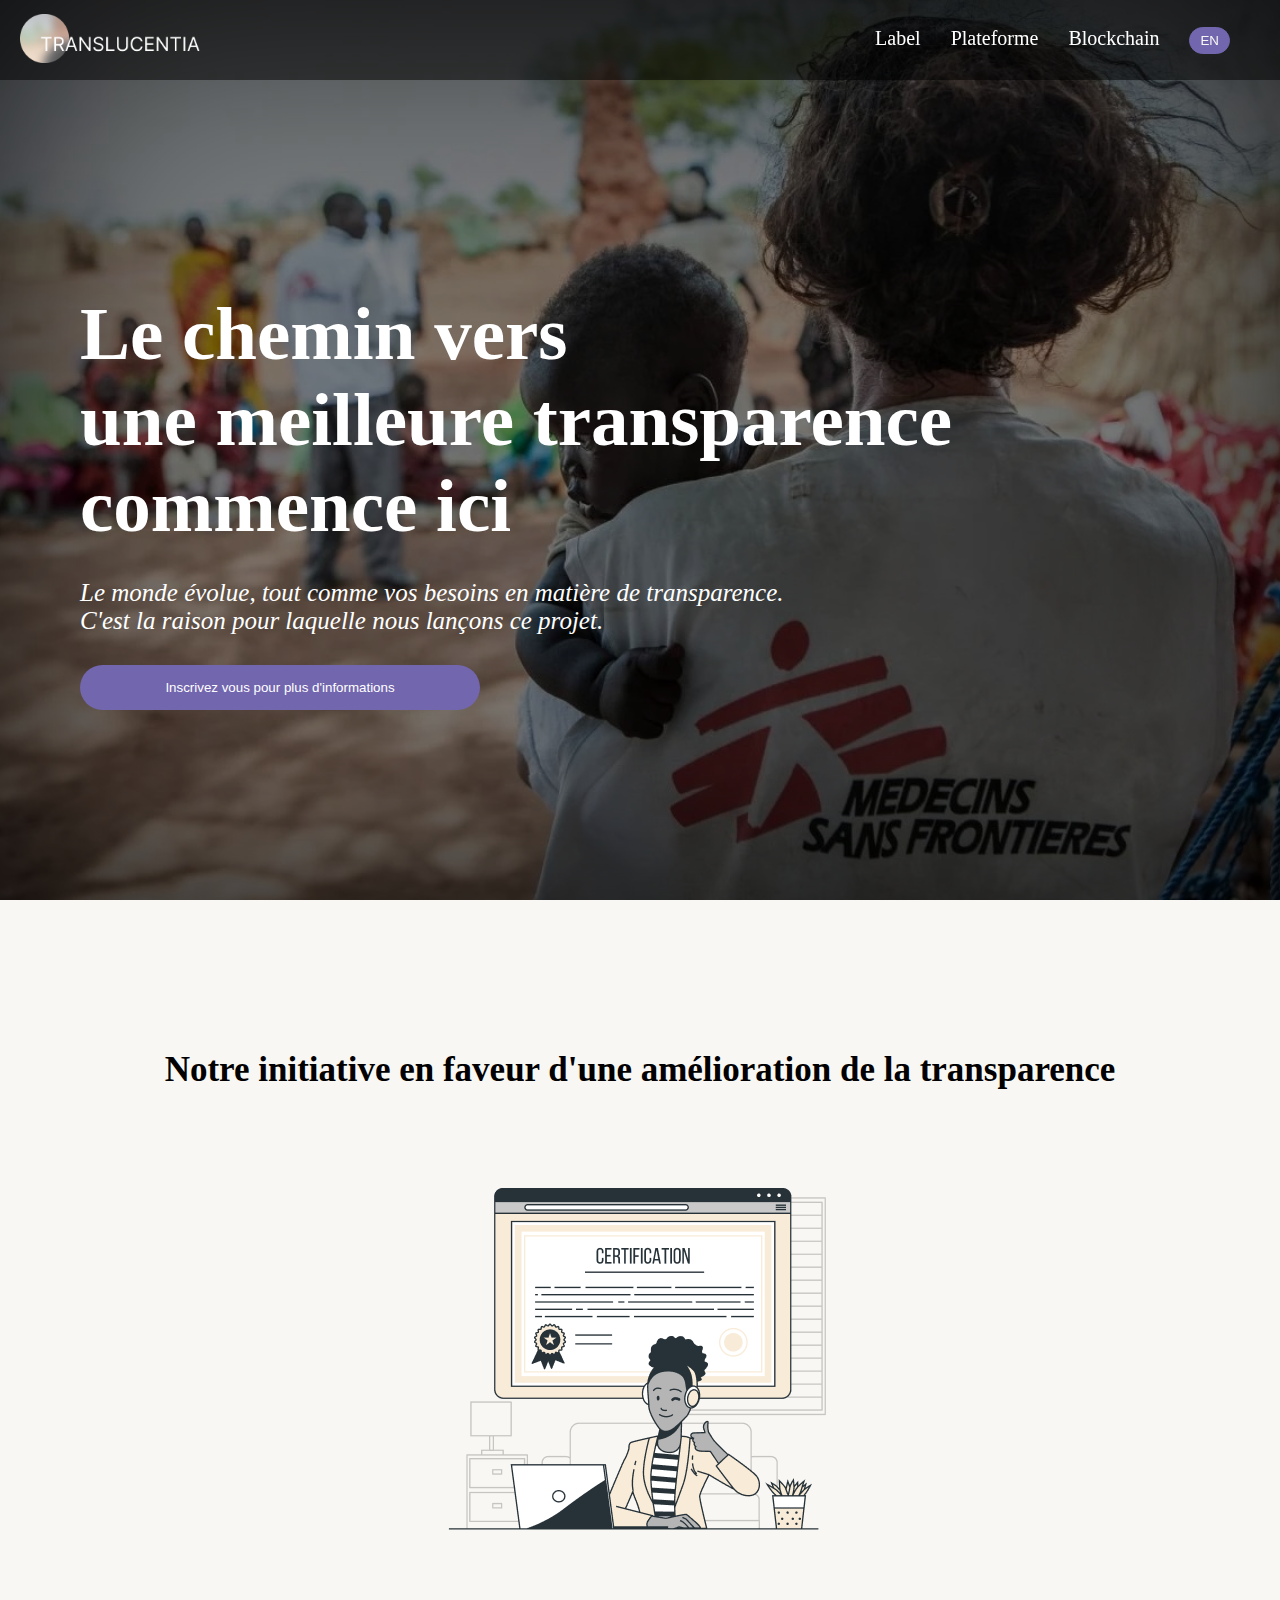
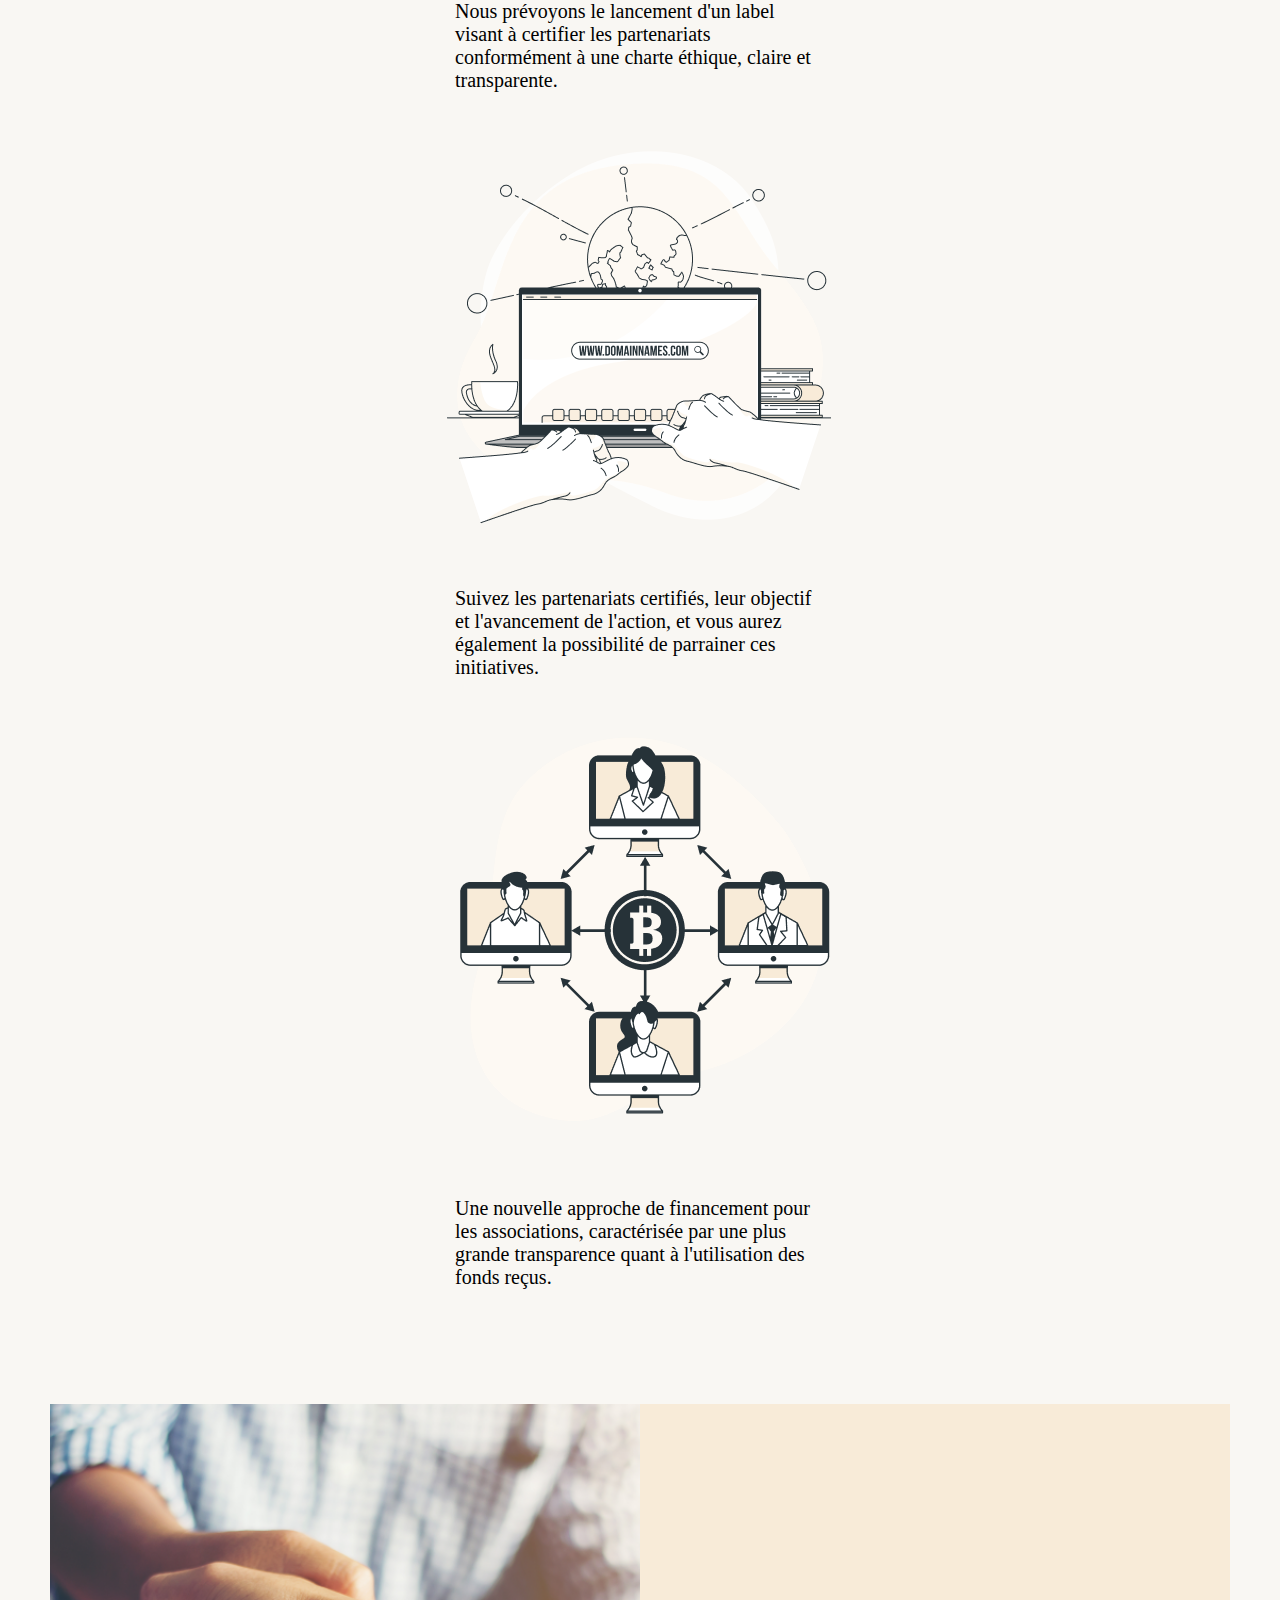
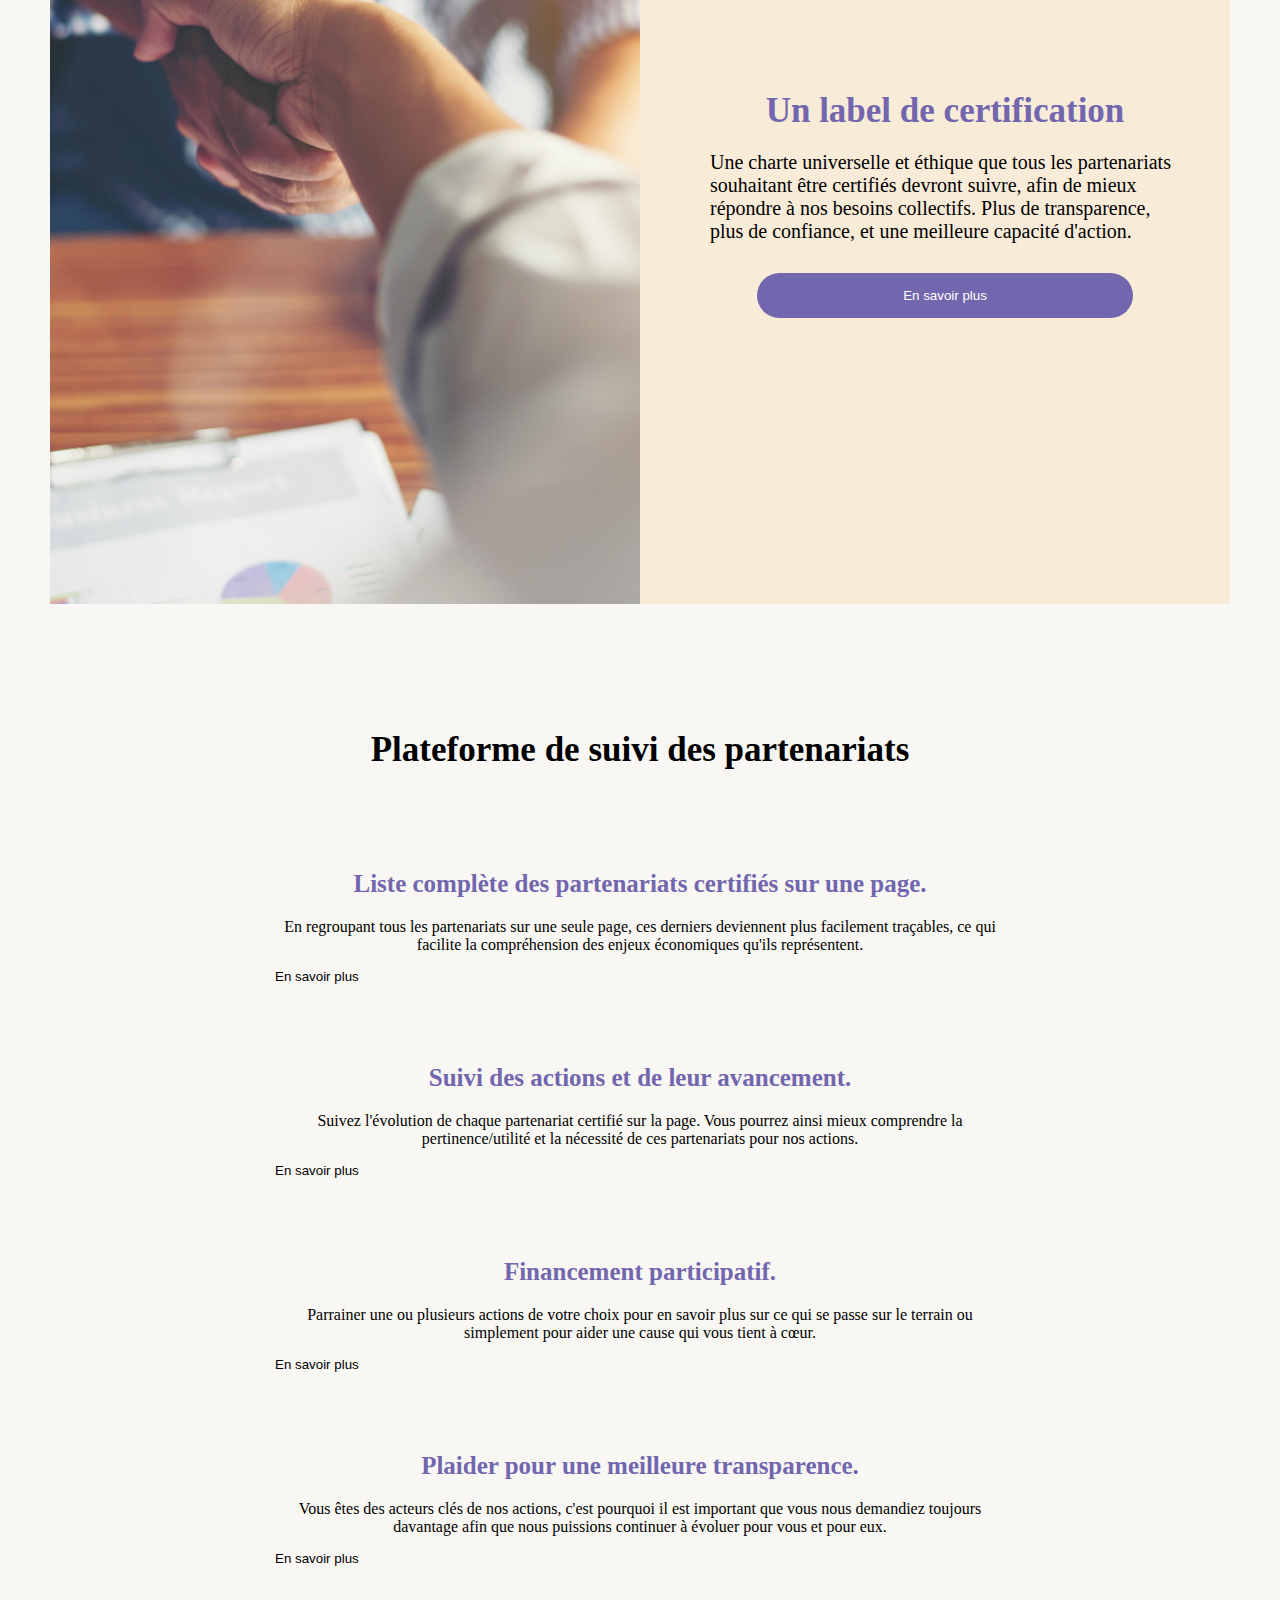
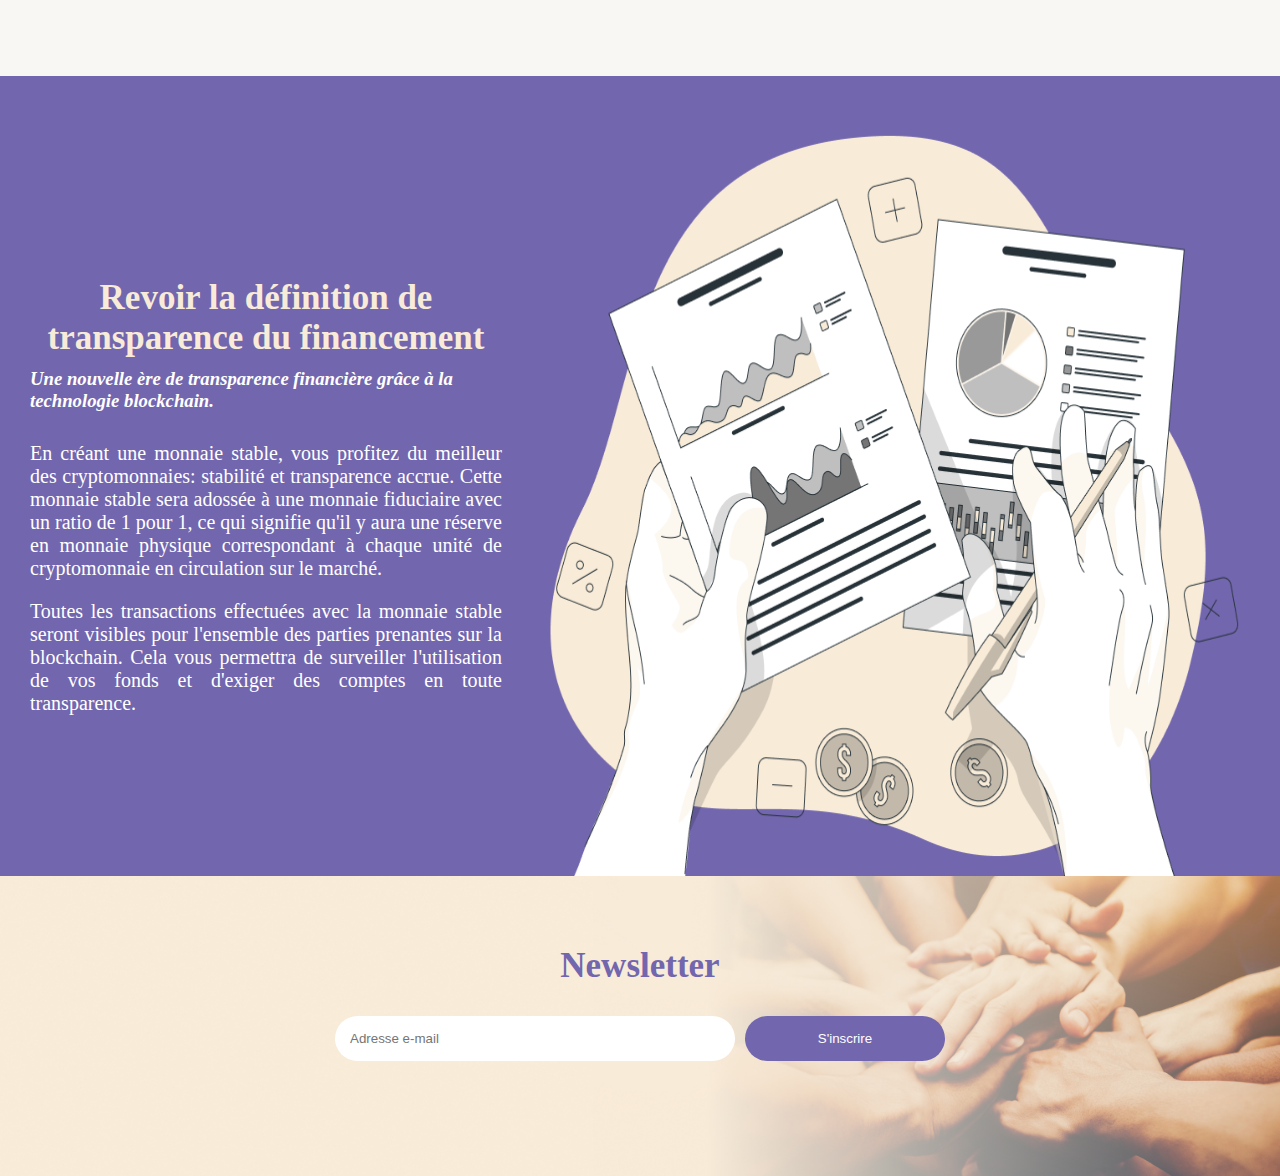
<file: index.html>
<!DOCTYPE html>
<html lang="fr">

<head>
  <meta charset="UTF-8">
  <meta name="viewport" content="width=device-width, initial-scale=1.0">
  <link rel="stylesheet" href="./index.css">
  <link rel="stylesheet" href="https://cdnjs.cloudflare.com/ajax/libs/font-awesome/6.4.2/css/all.min.css"
    integrity="sha512-z3gLpd7yknf1YoNbCzqRKc4qyor8gaKU1qmn+CShxbuBusANI9QpRohGBreCFkKxLhei6S9CQXFEbbKuqLg0DA=="
    crossorigin="anonymous" referrerpolicy="no-referrer" />
  <title>Translucentia - Un label pour une meilleure transparence.</title>
</head>

<body>
  <div id="fr-content">
    <header>
      <nav class="navbar" id="main-header">
        <a class="logo" href="#"><img src="./images/logo.png" alt="logo de Translucentia"></a>
        <div class="navbar-container">
          <ul class="navbar-ul">
            <li><button id="changeLanguageButton" style="z-index: 100;">EN</button></li>
            <li>
              <a class="nav-link" href="#blockchain">Blockchain</a>
            </li>
            <li>
              <a class="nav-link" href="#responsability">Plateforme</a>
            </li>
            <li>
              <a class="nav-link" href="#label">Label</a>
            </li>
          </ul>
        </div>
      </nav>
      </nav>
      <div id="head">
        <h1>Le chemin vers <br> une meilleure transparence <br> commence ici</h1>
        <p>Le monde évolue, tout comme vos besoins en matière de transparence. <br>C'est la raison pour laquelle nous
          lançons ce projet.</p>
        <button><a href="#footer">Inscrivez vous pour plus d'informations</a></button>
      </div>
    </header>
    <main>
      <section>
        <div id="section2">
          <h2>Notre initiative en faveur d'une amélioration de la transparence
          </h2>
          <div class="projects">
            <div>
              <img src="./images/certificat.png" alt="illustration de certification">
              <p>Nous prévoyons le lancement d'un label visant à certifier les partenariats conformément à une charte
                éthique, claire et transparente.</p>
            </div>
            <div>
              <img src="./images/suivi.png" alt="illustration de suivi des actions">
              <p>Suivez les partenariats certifiés, leur objectif et l'avancement de l'action, et vous aurez également
                la possibilité de parrainer ces initiatives.</p>
            </div>
            <div>
              <img src="./images/financement.png" alt="illustration du système de financement">
              <p><br>Une nouvelle approche de financement pour les associations, caractérisée par une plus grande
                transparence quant à l'utilisation des fonds reçus.</p>
            </div>
          </div>
        </div>
      </section>
      <section id="label">
        <div id="section1">
          <img src="./images/label.png" alt="Infirmière de médecins sans frontière soignant un bébé">
          <div class="section1-text">
            <h2>Un label de certification</h2>
            <p>Une charte universelle et éthique que tous les partenariats souhaitant être certifiés devront suivre,
              afin de mieux répondre à nos besoins collectifs. Plus de transparence, plus de confiance, et une meilleure
              capacité d'action.
            </p>
            <button><a href="#footer">En savoir plus </a></button>
          </div>
        </div>
      </section>
      <br id="responsability">

      </br>
      <section id="section3">
        <div>
          <div>
            <h2>Plateforme de suivi des partenariats</h2>
          </div>
          <div class="suivi">
            <div>
              <h3>Liste complète des partenariats certifiés sur une page.</h3>
              <p>En regroupant tous les partenariats sur une seule page, ces derniers deviennent plus facilement
                traçables, ce qui facilite la compréhension des enjeux économiques qu'ils représentent.
              </p>
              <button><a href="#footer">En savoir plus <i class="fa-solid fa-chevron-right"></i></a></button>
            </div>
            <div>
              <h3>Suivi des actions et de leur avancement.</h3>
              <p>Suivez l'évolution de chaque partenariat certifié sur la page. Vous pourrez ainsi mieux comprendre la
                pertinence/utilité et la nécessité de ces partenariats pour nos actions.
              </p>
              <button><a href="#footer">En savoir plus <i class="fa-solid fa-chevron-right"></i></a></button>
            </div>
            <div>
              <h3>Financement participatif.</h3>
              <p>Parrainer une ou plusieurs actions de votre choix pour en savoir plus sur ce qui se passe sur le
                terrain ou simplement pour aider une cause qui vous tient à cœur.</p>
              <button><a href="#footer">En savoir plus <i class="fa-solid fa-chevron-right"></i></a></button>
            </div>
            <div>
              <h3>Plaider pour une meilleure transparence.</h3>
              <p>Vous êtes des acteurs clés de nos actions, c'est pourquoi il est important que vous nous demandiez
                toujours davantage afin que nous puissions continuer à évoluer pour vous et pour eux.</p>
              <button> <a href="#footer">En savoir plus <i class="fa-solid fa-chevron-right"></i></a></button>
            </div>
          </div>
      </section>
      <section id="blockchain">
        <div id="section4">
          <div class="section4-texte">
            <h2>Revoir la définition de transparence du financement</h2>
            <h3>Une nouvelle ère de transparence financière grâce à la technologie blockchain.</h3>
            <p>En créant une monnaie stable, vous profitez du meilleur des cryptomonnaies: stabilité et transparence
              accrue. Cette monnaie stable sera adossée à une monnaie fiduciaire avec un ratio de 1 pour 1, ce qui
              signifie qu'il y aura une réserve en monnaie physique correspondant à chaque unité de cryptomonnaie en
              circulation sur le marché.</p>
            <p>Toutes les transactions effectuées avec la monnaie stable seront visibles pour l'ensemble des parties
              prenantes sur la blockchain. Cela vous permettra de surveiller l'utilisation de vos fonds et d'exiger des
              comptes en toute transparence.</p>
          </div>

          <img class="blockchain" src="./images/blockchain.png" alt="illustration">

        </div>
      </section>
    </main>


    <footer id="footer">
      <div class="custom-container">
        <div class="left-part">
          <h3>Newsletter</h3>
          <div id="message" class="mt-3"></div>
          <form id="subscription-form" class="form-inline">
            <div class="form-group">
              <input type="email" id="email" placeholder="Adresse e-mail">
            </div>
            <button type="submit">S'inscrire <i class="fa-solid fa-chevron-right"></i></button>
          </form>
        </div>
      </div>
    </footer>
  </div>
  <div id="en-content" style="display:none;">
    <header>
      <nav class="navbar" id="main-header">
        <a class="logo" href="#">LOGO</a>
        <div class="navbar-container">
          <ul class="navbar-ul">
            <li>
              <a class="nav-link" href="#section4">Blockchain</a>
            </li>
            <li>
              <a class="nav-link" href="#section3">Responsability</a>
            </li>
            <li>
              <a class="nav-link" href="#section1">Label</a>
            </li>
          </ul>
        </div>
      </nav>
      </nav>


      <div id="head">

        <h1>Le chemin pour <br> une meilleure transparence <br> commence ici</h1>
        <p>Le monde évolue et vos besoins en transparance aussi, <br> c'est pourquoi on lance projet.</p>
        <button><a href="#footer">Inscrivez vous pour plus d'informations</a></button>
      </div>
    </header>
    <main>
      <section>
        <div id="section2">
          <h2>Our project for a better transparency</h2>
          <div class="projects">
            <div>
              <img src="./images/certificat.png" alt="illustration de certification">
              <p>Certifier les partenariats</p>
            </div>
            <div>
              <img src="./images/suivi.png" alt="illustration de suivi des actions">
              <p>Suivre et savoir<br>ce qui se passe sur le terrain</p>
            </div>
            <div>
              <img src="./images/financement.png" alt="illustration du système de financement">
              <p>Transparence du financement</p>
            </div>
          </div>
        </div>
      </section>
      <section>
        <div id="section1">
          <img src="./images/label.png" alt="Infirmière de médecins sans frontière soignant un bébé">
          <div class="section1-text">
            <h2>Un label pour mieux certifier</h2>
            <p>Une charte universelle pour tous les partenariats créé une meilleure compréhension pour tous. Plus de
              transparance, plus de confiance. Une meilleure capacité d'actions.</p>
            <button><a href="#footer">Learn more </a></button>
          </div>
        </div>
      </section>

      <section id="section3">
        <div>
          <div>
            <h2>Plateforme de suivi des partenariats</h2>
          </div>
          <div class="suivi">
            <div>
              <h3>Tous les partenariats certifiés sur une page</h3>
              <p>En regroupant tous les partenariats sur une page, ces derniers deviennent plus faciles à suivre, et on
                permet une plus simple compréhension des enjeux
                économiques qu'ils représentent.
              </p>
              <button><a href="#footer">Learn more <i class="fa-solid fa-chevron-right"></i></a></button>
            </div>
            <div>
              <h3>Suivi des actions et de la progression</h3>
              <p>Vous pourrez suivre l'avancé des actions de chaque partenariat certifé sur la page.
                Pour que vous puissiez mieux comprendre l'utilité et le besoin de ces partenariats pour nos actions.
              </p>
              <button><a href="#footer">Learn more <i class="fa-solid fa-chevron-right"></i></a></button>
            </div>
            <div>
              <h3>Financement participatif</h3>
              <p>Parrainer une ou plusieurs actions de votre choix pour en savoir plus sur ce qui ce passe sur le
                terrain
                ou
                pour simplement aider une cause qui vous tiens a cœur</p>
              <button><a href="#footer">Learn more <i class="fa-solid fa-chevron-right"></i></a></button>
            </div>
            <div>
              <h3>Demander plus de transparence</h3>
              <p>Vous etes des acteurs importants dans nos actions c'est pourquoi, il est important que vous nous
                demandiez
                plus pour qu'on continue a evoluer pour vous et eux.</p>
              <button> <a href="#footer">Learn more <i class="fa-solid fa-chevron-right"></i></a></button>
            </div>
          </div>
      </section>
      <section>
        <div id="section4">
          <div class="section4-texte">
            <h2>Redéfinir le financement</h2>
            <h3>Une nouvelle transparance grace à la blockchain</h3>
            <p>En créant une monnaie stable, on prend le meilleur des cryptomonnaies. Pas de volatitlié et une
              transparance accrue.</p>
            <p>Tous les transactions fait par la monnaie stable seront visible pour tous sur la blockchain. Ainsi vous
              savoir comment on utilise votre argent et vous pourrez demander des comptes</p>
          </div>

          <img class="blockchain" src="./images/blockchain.png" alt="illustration">

        </div>
      </section>
    </main>


    <footer id="footer">
      <div class="custom-container">
        <div class="left-part">
          <h3>Newsletter</h3>
          <div id="message" class="mt-3"></div>
          <form id="subscription-form" class="form-inline">
            <div class="form-group">
              <input type="email" id="email" placeholder="Adresse e-mail">
            </div>
            <button type="submit">Suscribe <i class="fa-solid fa-chevron-right"></i></button>
          </form>
        </div>
      </div>
    </footer>
  </div>
  <script>
    // Écoutez l'événement de défilement sur la fenêtre
    window.addEventListener('scroll', function () {
      // Obtenir le header
      const header = document.getElementById('main-header');

      // Obtenir les positions des sections
      const section1Pos = document.getElementById('section1').offsetTop;
      const section3Pos = document.getElementById('section3').offsetTop;

      // Obtenir la position de défilement actuelle
      const scrollPos = window.scrollY || document.documentElement.scrollTop;

      // Changer la couleur de fond du header en fonction de la position de défilement
      if (scrollPos > 868) {
        header.classList.add('new-background');
        header.style.backgroundColor = "#7266AE";
      } else {
        header.classList.remove('new-background');
        header.style.backgroundColor = "rgba(0, 0, 0, 0.511)";
      }
    });

    document.addEventListener("DOMContentLoaded", function () {
      const form = document.getElementById("subscription-form");
      const messageContainer = document.getElementById("message");

      form.addEventListener("submit", function (event) {
        event.preventDefault(); // Empêche le formulaire de se soumettre normalement

        form.reset();

        // Affichage du message
        messageContainer.textContent = "Vous êtes inscrit avec succès !";
        setTimeout(function () {
          messageContainer.textContent = "";
        }, 5000); // Supprime le message après 5 secondes
      });
    });

    const changeLanguageButton = document.getElementById('changeLanguageButton');
    // Gestionnaire d'événement pour le bouton de changement de langue
    changeLanguageButton.addEventListener('click', function () {
      const currentLanguage = document.documentElement.lang; // Obtenir la langue actuelle

      // Déterminer quelle page charger en fonction de la langue actuelle
      const newPage = currentLanguage === 'fr' ? 'en.html' : 'index.html';

      // Rediriger vers la nouvelle page
      window.location.href = newPage;
    });
  </script>
</body>

</html>
</file>
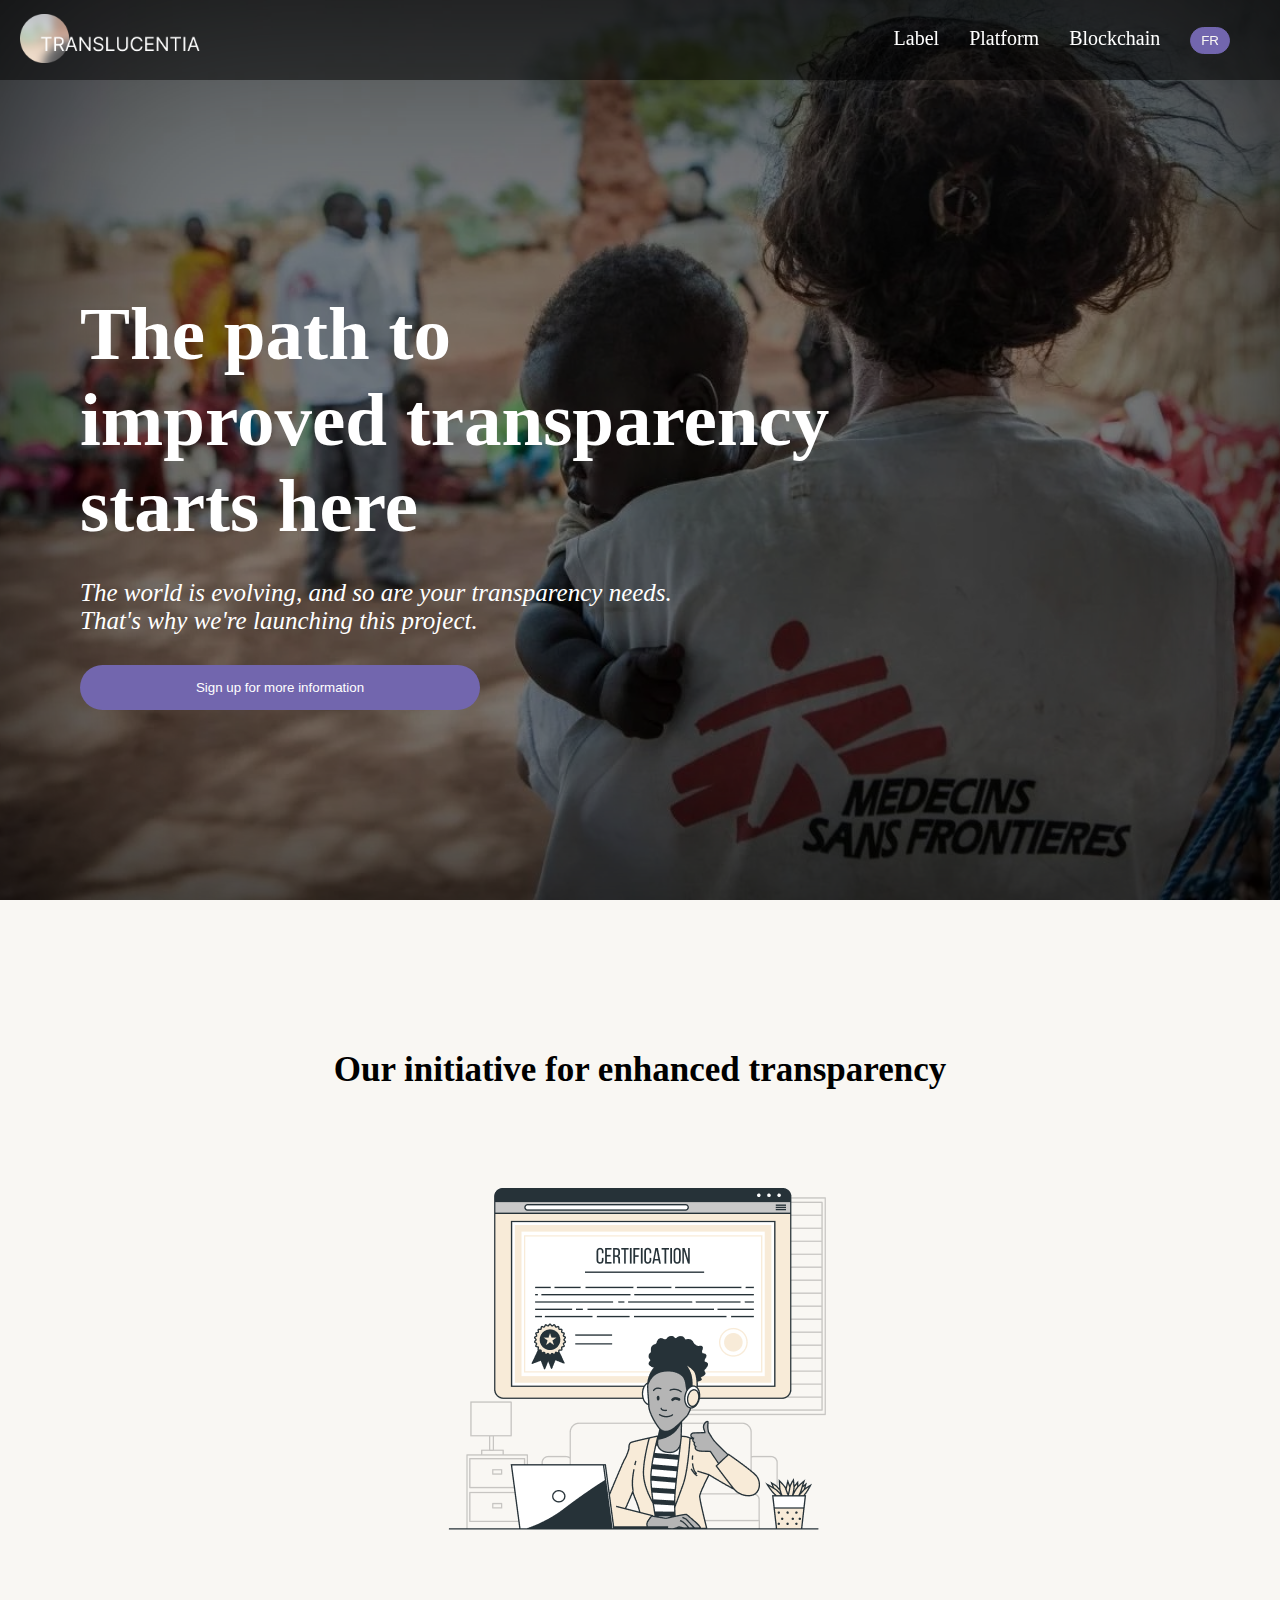
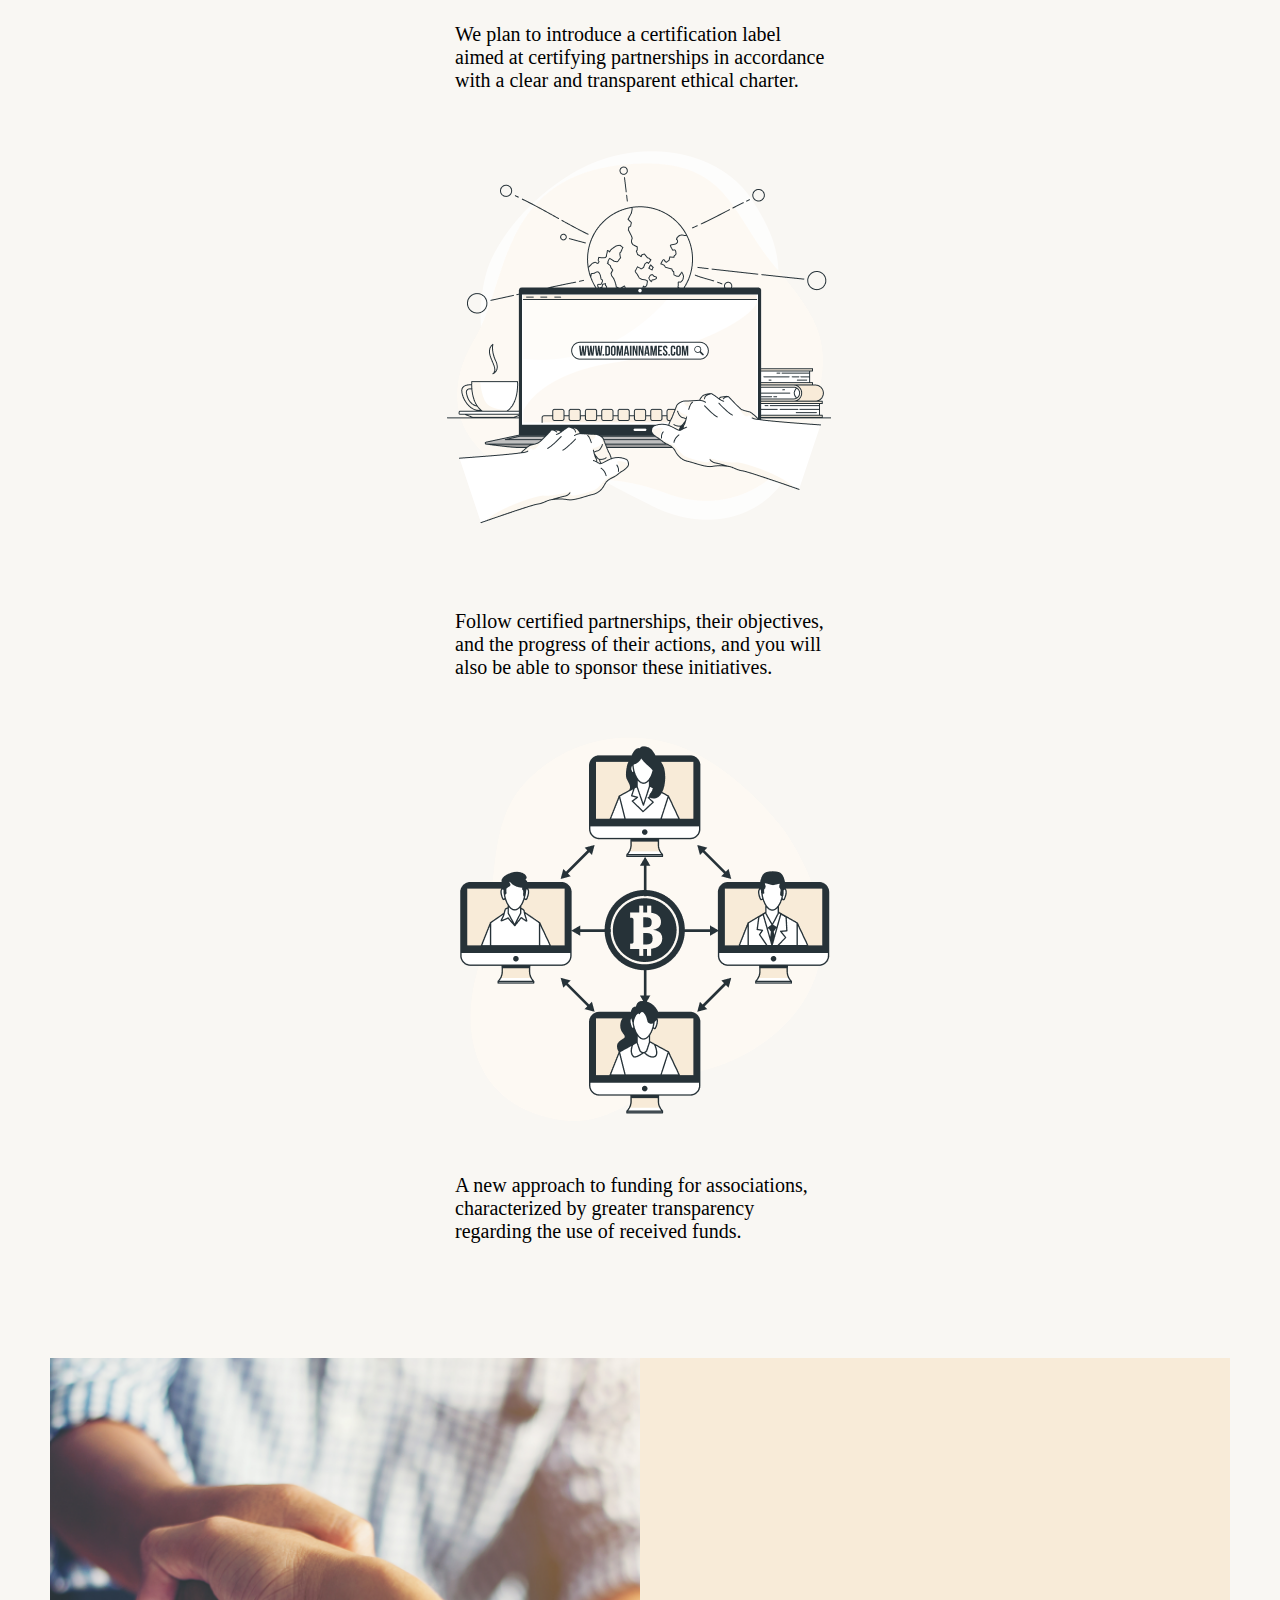
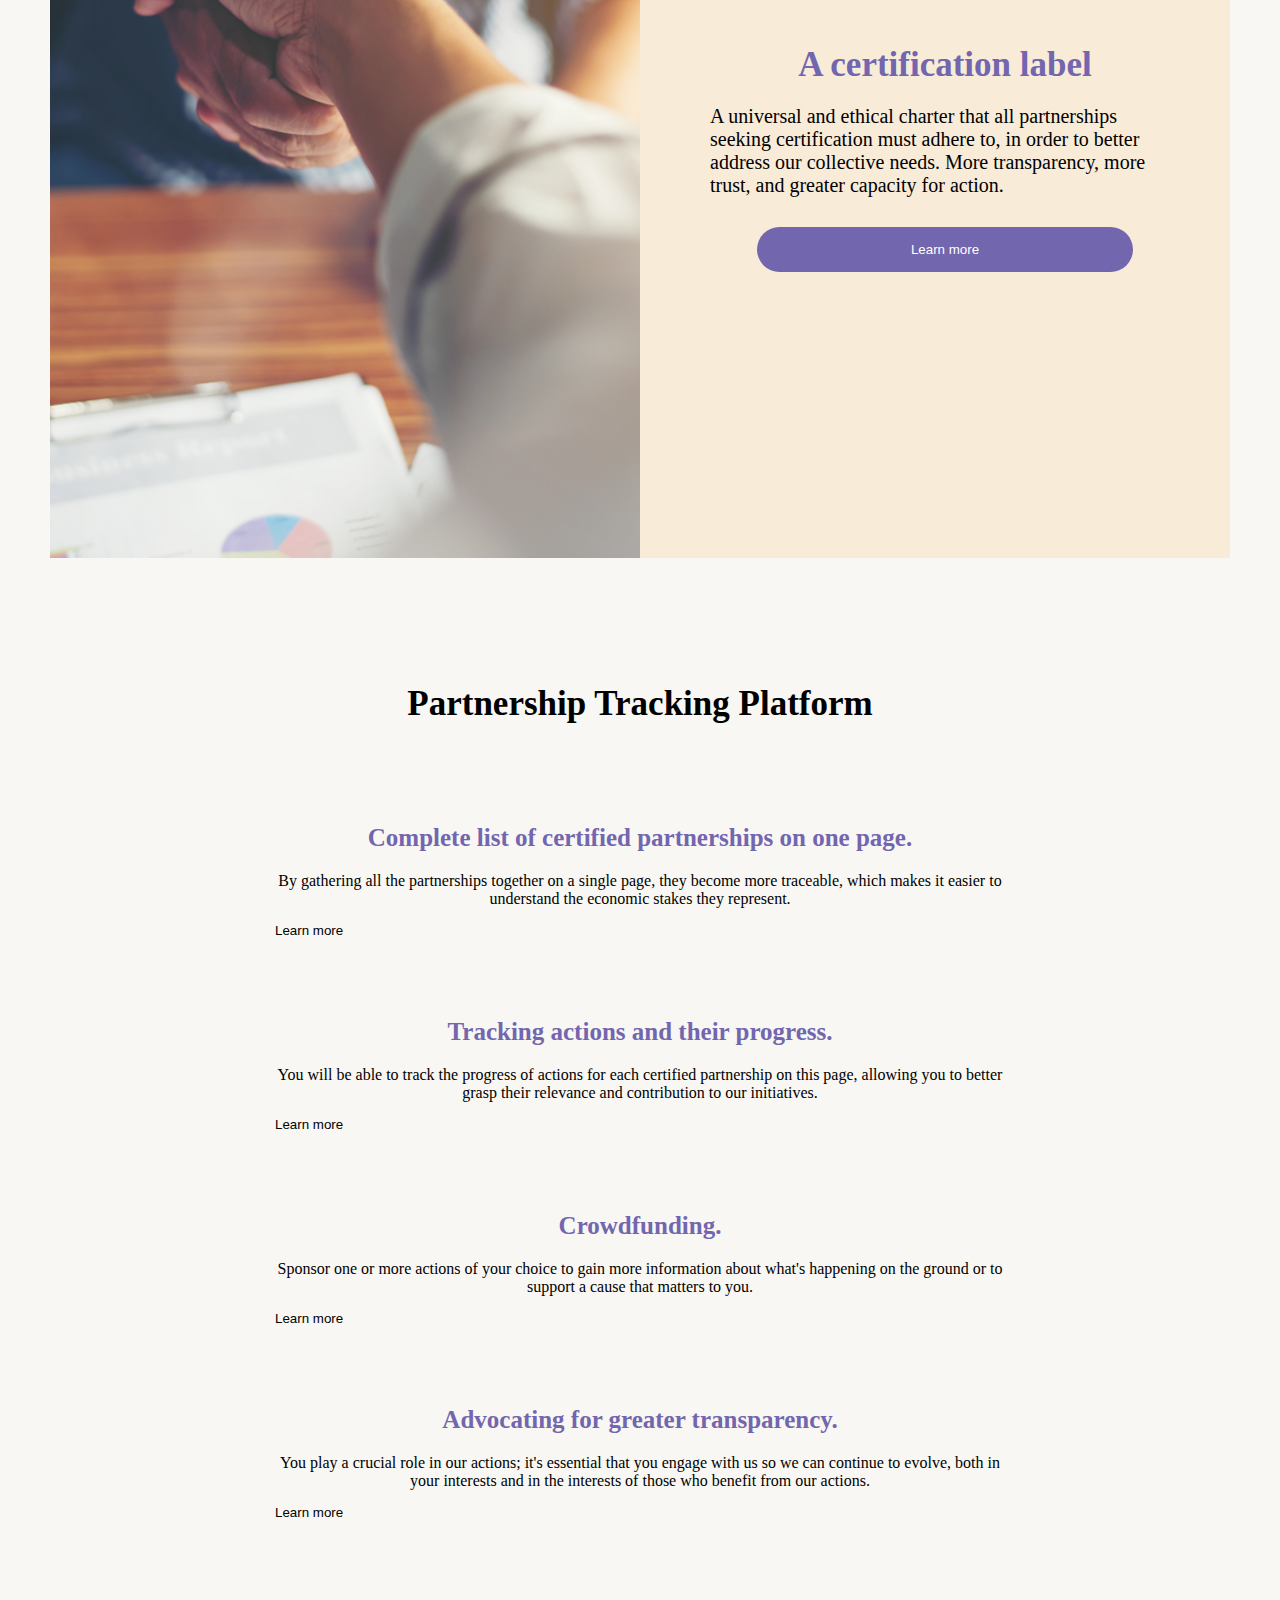
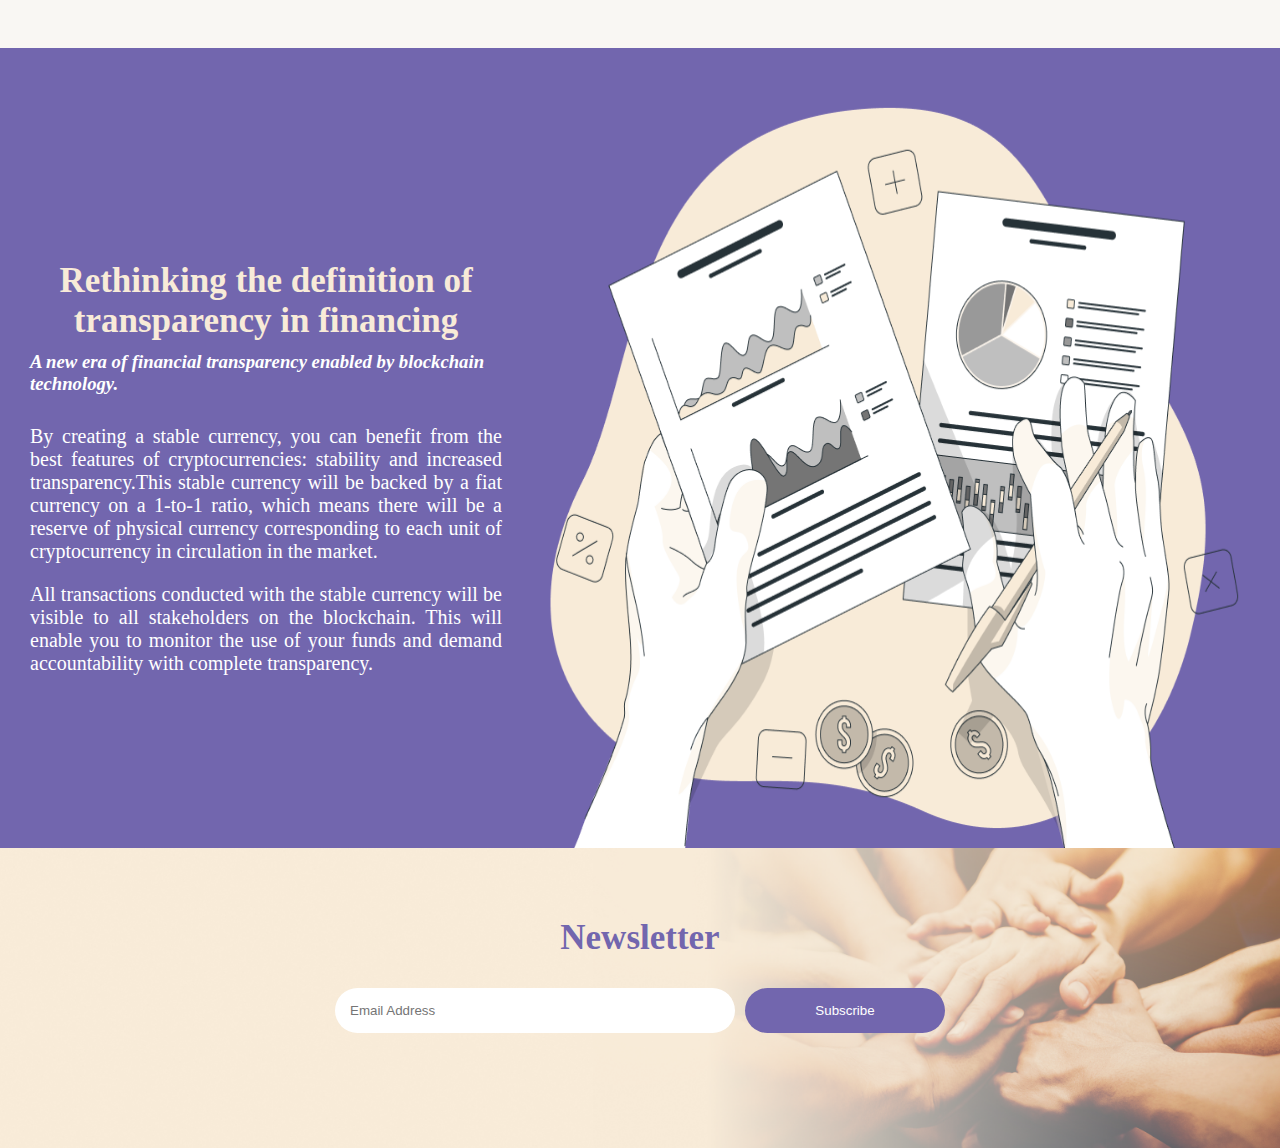
<file: en.html>
<!DOCTYPE html>
<html lang="en">

<head>
  <meta charset="UTF-8">
  <meta name="viewport" content="width=device-width, initial-scale=1.0">
  <link rel="stylesheet" href="./index.css">
  <link rel="stylesheet" href="https://cdnjs.cloudflare.com/ajax/libs/font-awesome/6.4.2/css/all.min.css"
    integrity="sha512-z3gLpd7yknf1YoNbCzqRKc4qyor8gaKU1qmn+CShxbuBusANI9QpRohGBreCFkKxLhei6S9CQXFEbbKuqLg0DA=="
    crossorigin="anonymous" referrerpolicy="no-referrer" />
  <title>Translucentia - A Label for Better Transparency</title>
</head>

<body>

  <div id="en-content">
    <header>
      <nav class="navbar" id="main-header">
        <a class="logo" href="#"><img src="./images/logo.png" alt="logo de Translucentia"></a>
        <div class="navbar-container">
          <ul class="navbar-ul">
            <li><button id="changeLanguageButton" style="z-index: 100;">FR</button></li>
            <li>
              <a class="nav-link" href="#blockchain">Blockchain</a>
            </li>
            <li>
              <a class="nav-link" href="#responsability">Platform</a>
            </li>
            <li>
              <a class="nav-link" href="#label">Label</a>
            </li>
          </ul>
        </div>
      </nav>
      </nav>


      <div id="head">

        <h1>The path to <br>improved transparency <br> starts here</h1>
        <p>The world is evolving, and so are your transparency needs. <br>That's why we're launching this project.</p>
        <button><a href="#footer">Sign up for more information</a></button>
      </div>
    </header>
    <main>
      <section>
        <div id="section2">
          <h2>Our initiative for enhanced transparency
          </h2>
          <div class="projects">
            <div>
              <img src="./images/certificat.png" alt="certification illustration">
              <p><br>We plan to introduce a certification label aimed at certifying partnerships in accordance with a
                clear
                and transparent ethical charter.
              </p>
            </div>
            <div>
              <img src="./images/suivi.png" alt="action tracking illustration">
              <p><br>Follow certified partnerships, their objectives, and the progress of their actions, and you will
                also
                be able to sponsor these initiatives.</p>
            </div>
            <div>
              <img src="./images/financement.png" alt="financing system illustration">
              <p>A new approach to funding for associations, characterized by greater transparency regarding the use of
                received funds.</p>
            </div>
          </div>
        </div>
      </section>
      <section id="label">
        <div id="section1">
          <img src="./images/label.png" alt="Médecins Sans Frontières nurse caring for a baby">
          <div class="section1-text">
            <h2>A certification label</h2>
            <p>A universal and ethical charter that all partnerships seeking certification must adhere to, in order to
              better address our collective needs. More transparency, more trust, and greater capacity for action.</p>
            <button><a href="#footer">Learn more</a></button>
          </div>
        </div>
      </section>
      <br id="responsability">

      </br>
      <section id="section3">
        <div>
          <div>
            <h2>Partnership Tracking Platform</h2>
          </div>
          <div class="suivi">
            <div>
              <h3>Complete list of certified partnerships on one page.</h3>
              <p>By gathering all the partnerships together on a single page, they become more traceable, which makes it
                easier to understand the economic stakes they represent.</p>
              <button><a href="#footer">Learn more <i class="fa-solid fa-chevron-right"></i></a></button>
            </div>
            <div>
              <h3>Tracking actions and their progress.</h3>
              <p>You will be able to track the progress of actions for each certified partnership on this page, allowing
                you to better grasp their relevance and contribution to our initiatives.</p>
              <button><a href="#footer">Learn more <i class="fa-solid fa-chevron-right"></i></a></button>
            </div>
            <div>
              <h3>Crowdfunding.</h3>
              <p>Sponsor one or more actions of your choice to gain more information about what's happening on the
                ground or to support a cause that matters to you.</p>
              <button><a href="#footer">Learn more <i class="fa-solid fa-chevron-right"></i></a></button>
            </div>
            <div>
              <h3>Advocating for greater transparency.</h3>
              <p>You play a crucial role in our actions; it's essential that you engage with us so we can continue to
                evolve, both in your interests and in the interests of those who benefit from our actions.</p>
              <button> <a href="#footer">Learn more <i class="fa-solid fa-chevron-right"></i></a></button>
            </div>
          </div>
          <br>
      </section>
      <section id="blockchain">
        <div id="section4">
          <div class="section4-texte">
            <h2>Rethinking the definition of transparency in financing</h2>
            <h3>A new era of financial transparency enabled by blockchain technology.
            </h3>
            <p>By creating a stable currency, you can benefit from the best features of cryptocurrencies: stability and
              increased transparency.This stable currency will be backed by a fiat currency on a 1-to-1 ratio, which
              means there will be a reserve of physical currency corresponding to each unit of cryptocurrency in
              circulation in the market.
            </p>
            <p>All transactions conducted with the stable currency will be visible to all stakeholders on the
              blockchain. This will enable you to monitor the use of your funds and demand accountability with complete
              transparency.</p>
          </div>

          <img class="blockchain" src="./images/blockchain.png" alt="illustration">

        </div>
      </section>
    </main>


    <footer id="footer">
      <div class="custom-container">
        <div class="left-part">
          <h3>Newsletter</h3>
          <div id="message" class="mt-3"></div>
          <form id="subscription-form" class="form-inline">
            <div class="form-group">
              <input type="email" id="email" placeholder="Email Address">
            </div>
            <button type="submit">Subscribe <i class="fa-solid fa-chevron-right"></i></button>
          </form>
        </div>
      </div>
    </footer>
  </div>
  <script>
    // Listen for scroll event on the window
    window.addEventListener('scroll', function () {
      // Get the header
      const header = document.getElementById('main-header');

      // Get the positions of the sections
      const section1Pos = document.getElementById('section1').offsetTop;
      const section3Pos = document.getElementById('section3').offsetTop;

      // Get the current scroll position
      const scrollPos = window.scrollY || document.documentElement.scrollTop;

      // Change the background color of the header based on scroll position
      if (scrollPos > 868) {
        header.classList.add('new-background');
        header.style.backgroundColor = "#7266AE";
      } else {
        header.classList.remove('new-background');
        header.style.backgroundColor = "rgba(0, 0, 0, 0.511)";
      }
    });

    document.addEventListener("DOMContentLoaded", function () {
      const form = document.getElementById("subscription-form");
      const messageContainer = document.getElementById("message");

      form.addEventListener("submit", function (event) {
        event.preventDefault(); // Prevent the form from submitting normally

        form.reset();

        // Display the message
        messageContainer.textContent = "You have successfully subscribed!";
        setTimeout(function () {
          messageContainer.textContent = "";
        }, 5000); // Remove the message after 5 seconds
      });
    });


    const changeLanguageButton = document.getElementById('changeLanguageButton');

    // Gestionnaire d'événement pour le bouton de changement de langue
    changeLanguageButton.addEventListener('click', function () {
      const currentLanguage = document.documentElement.lang; // Obtenir la langue actuelle

      // Déterminer quelle page charger en fonction de la langue actuelle
      const newPage = currentLanguage === 'fr' ? 'en.html' : 'index.html';

      // Rediriger vers la nouvelle page
      window.location.href = newPage;
    });
  </script>
</body>

</html>
</file>
<file: index.css>
* {
  padding: 0;
  box-sizing: border-box;
  margin: 0;
}

body {
  background-color: #F9F7F3;
}

a {
  text-decoration: none;
}

a {
  color: inherit;
}

#changeLanguageButton {
  /* position: fixed;
  bottom: 0; */
  padding: 5px 10px;
  border: #7266AE 1px solid;
  border-radius: 25px;
  background-color: #7266AE;
  color: #F9F7F3;
  /* margin: 10px; */
}

.logo img {
  width: 180px;
}

.navbar-ul {
  list-style-type: none;
  margin: 0;
  padding: 0;
  overflow: hidden;
  font-weight: 300;
}

.navbar-ul li {
  float: right;
  margin-right: 30px;
}

.nav-link {
  font-size: 20px;
  color: white;
  text-decoration: none;
}

.navbar {
  height: 80px;
  position: fixed;
  top: 0;
  background-color: rgba(0, 0, 0, 0.511);
  transition: background-color 0.3s ease;
  z-index: 50;
  width: 100%;
  display: flex;
  justify-content: space-between;
  align-items: center;
  padding: 0 20px;
}

.logo {
  color: white;
}

#head {
  position: relative;
  display: flex;
  flex-direction: column;
  justify-content: center;
  width: 100%;
  height: 100vh;
  background-image: url("MSF.jpg");
  background-size: cover;
  background-position: center;
  color: white;
  box-shadow: inset 0 0 1000px rgba(0, 0, 0, 0.8);
}

#head::before {
  content: "";
  position: absolute;
  top: 0;
  left: 0;
  width: 100%;
  height: 100%;
  background-color: rgba(0, 0, 0, 0.5);
}

header #head h1,
#head p,
#head button {
  z-index: 10;
  width: 80%;
  margin-left: 80px;
}

#head h1 {
  font-size: 75px;
  margin-top: 100px;
}

#head p {
  font-style: italic;
  font-size: 25px;
  margin-top: 30px;
}

#head button {
  width: 400px;
  margin-top: 30px;
  padding: 15px;
  border: none;
  background-color: #7266AE;
  color: white;
  border-radius: 25px;
  cursor: pointer;
}

section {
  display: flex;
  justify-content: center;
  align-items: center;
}

#section1 {
  display: flex;
  background-color: #F8EBD8;
  align-items: center;
  overflow: hidden;
  margin: 50px;
  height: calc(100vh - 100px);
}

#section1 img {
  background-color: transparent;
  object-fit: cover;
  height: 100%;
  max-width: 50%;
  margin-right: 20px;
}

.section1-text {
  display: flex;
  flex-direction: column;
  justify-content: center;
  align-items: center;
  margin: 0 150px;
}

#section1 h2 {
  text-align: center;
  font-size: 50px;
  color: #7266AE;
}

#section1 p {
  text-align: left;
  font-size: 20px;
  margin-top: 20px;
}

#section1 button {
  width: 80%;
  margin-top: 30px;
  padding: 15px;
  border: none;
  background-color: #7266AE;
  color: white;
  border-radius: 25px;
  cursor: pointer;
}

#section2 {
  text-align: center;
  justify-content: start;
  text-align: left;
  margin-top: 100px;
  padding: 50px 0;
}

#section2 h2 {
  margin-bottom: 30px;
  font-size: 50px;
  text-align: center;

}

.projects {
  display: flex;
  align-items: center;
  justify-content: center;
}

.projects div {
  display: flex;
  flex-direction: column;
  align-items: center;
  margin-top: 20px;
  text-align: center;
  align-items: flex-start;
  justify-content: flex-start;
}

.projects img {
  width: 400px;
  height: 400px;
  object-fit: cover;
  margin: 15px;
  border-radius: 10px;
}

.projects p {
  height: 130px;
  width: 400px;
  margin-top: 15px;
  font-size: 25px;
  padding: 15px;
  border-radius: 25px;
  display: flex;
  align-items: center;
  justify-content: left;
  text-align: left;
}

#section3 {
  padding: 0 50px;
  text-align: center;
  position: relative;
  z-index: 1;
}

#section3 h2 {
  margin-bottom: 30px;
  font-size: 50px;
}

#section3>div {
  display: flex;
  flex-direction: column;
  align-items: center;
  text-align: start;
  margin: 40px;
}

#section3 div h3 {
  margin-bottom: 30px;
}

#section3 div p {
  margin-bottom: 15px;
}

#section3 div button {
  padding: 0;
  border: none;
  color: black;
  border-radius: 25px;
  cursor: pointer;
  background-color: transparent;
  text-align: left;
}

.suivi {
  display: flex;
  justify-content: space-between;
  align-items: stretch;
  margin: 50px;
}

.suivi>div {
  position: relative;
  width: 20%;
  text-align: left;
  margin: 0 auto;
  padding: 20px;
  display: flex;
  flex-direction: column;
  justify-content: space-between;
}

.suivi>div:not(:last-child)::after {
  content: "";
  position: absolute;
  top: 50%;
  transform: translateY(-50%);
  right: -15%;
  height: 90%;
  width: 2px;
  background-color: #7266AE;
}

#section4 {
  overflow: visible;
  display: flex;
  background-color: #7266AE;
  height: 800px;
  width: 100%;
}



.section4-texte {
  margin-left: 80px;
  margin-top: 40px;
  width: 40%;
  display: flex;
  flex-direction: column;
  justify-content: center;
  align-items: flex-start;
  padding: 50px;
  color: white;
  padding-top: 0;
}

.section4:first-child {
  align-items: center;
}

.section4:last-child {
  align-items: end;
  overflow: visible;
}

#section4 h2 {
  color: #F8EBD8;
  text-align: left;
  font-size: 50px;
  margin: 0;
}

#section4 h3 {
  font-style: italic;
  margin: 10px 0;
}

#section4 p {
  text-align: justify;
  font-size: 20px;
  margin-top: 20px;
  margin-bottom: 0;
}

.blockchain {
  box-sizing: content-box;
  overflow: visible;
  height: 120%;
  width: 60%;
  align-self: end;
}

footer {
  height: 300px;
  background-image: url('./images/newsletter.png');
  background-size: cover;
  background-position: right;
}

.custom-container {
  display: flex;
  justify-content: flex-start;
  height: 100%;
  padding: 20px;
}

.left-part {
  max-width: 100%;
  width: 100%;
}

.left-part h3 {
  color: #7266AE;
  font-weight: 700;
  font-size: 35px;
  margin-top: 50px;
  text-align: center;
}

.form-inline {
  display: flex;
  flex-direction: row;
  align-items: center;
  justify-content: center;
}

.form-inline input {
  width: 400px;
  margin-top: 30px;
  padding: 15px;
  border-radius: 25px;
  cursor: pointer;
  border: none;
}

.form-inline button {
  width: 200px;
  margin-top: 30px;
  margin-left: 10px;
  padding: 15px;
  border: none;
  background-color: #7266AE;
  color: white;
  border-radius: 25px;
  cursor: pointer;
}

/* VERSION TABLETTE */
@media (max-width: 1300px) {

  #section1 h2,
  #section2 h2,
  #section3 h2,
  #section4 h2 {
    font-size: 35px;
    text-align: center;
  }

  .section1-text {
    margin: 0 50px;
  }

  .projects {
    display: flex;
    flex-direction: column;
    align-items: center;
  }

  .projects div {
    display: flex;
    flex-direction: column;
    align-items: center;
    margin-top: 20px;
    text-align: center;
  }

  .projects img {
    object-fit: cover;
    margin: 15px;
    border-radius: 10px;
  }

  .projects p {
    font-size: 0.75rem;
    height: auto;
    width: 100%;
    max-width: 400px;
    margin-top: 15px;
    font-size: 20px;
    padding: 15px;
    border-radius: 25px;
    display: flex;
    align-items: center;
    justify-content: center;
  }


  .suivi {
    display: flex;
    flex-direction: column;
    align-items: center;
    margin: 30px 0;
  }

  .suivi>div {
    position: relative;
    width: 70%;
    text-align: center;
    margin: 20px 0;
    padding: 20px;
    display: flex;
    flex-direction: column;
    justify-content: space-between;
  }

  .suivi>div:not(:last-child)::after {
    display: none;
  }

  #section3 div h3 {
    color: #7266AE;
    margin-bottom: 20px;
    font-size: 25px;
  }

  .left-part h3 {
    margin-top: 50px;
  }


  .section4-texte {
    margin-left: 20px;
    padding: 10px;
    width: 100%;
    display: flex;
    flex-direction: column;
    justify-content: center;
    align-items: flex-start;
    color: white;
  }

  .blockchain {
    height: 100%;
  }
}

@media (max-width: 1100px) {
  .blockchain {
    height: 60%;
    align-self: center;
  }

}

@media (max-width: 1600px) {
  .section4-texte {
    margin-left: 20px;
    padding: 10px;
    width: 100%;
    display: flex;
    flex-direction: column;
    justify-content: center;
    align-items: flex-start;
    color: white;
  }
}

/* VERSION MOBILE */
@media (max-width: 768px) {
  .navbar {
    display: none;
  }

  #head {
    text-align: center;
  }

  #head h1 {
    font-size: 50px !important;
    margin-top: 50px;
  }

  #head p {
    font-size: 20px;
    margin: 0 auto;
    margin-top: 20px;
  }

  #head button {
    width: 300px;
    margin: 40px auto;
  }

  #section1 {
    display: flex;
    flex-direction: column;
    background-color: #F8EBD8;
    align-items: center;
    overflow: hidden;
    margin: 0;
    height: auto;
  }

  #section1 img {
    background-color: transparent;
    object-fit: cover;
    width: 100%;
    max-width: 100%;
    margin: 20px;
    margin-top: 0;
  }

  .section1-text {
    display: flex;
    flex-direction: column;
    justify-content: center;
    align-items: center;
    margin: 0;
    margin-bottom: 30px;
    padding: 0 20px;
  }

  #section1 h2 {
    text-align: center;
    font-size: 30px;
    color: #7266AE;
  }

  #section1 p {
    text-align: center;
    font-size: 18px;
    margin-top: 10px;
  }

  #section1 button {
    width: 200px;
    margin-top: 20px;
  }

  #section2 {
    text-align: center;
    margin-top: 100px;
    padding: 50px 0;
  }

  #section2 h2 {
    margin-bottom: 30px;
    font-size: 30px;

  }


  #section3 {
    padding: 0 20px;
    text-align: center;
    position: relative;
    z-index: 1;
  }

  #section3 h2 {
    margin-bottom: 20px;
    font-size: 30px;
  }

  #section3>div {
    display: flex;
    flex-direction: column;
    align-items: center;
    text-align: start;
    margin: 20px;
  }



  #section3 div p {
    margin-bottom: 10px;
    font-size: 18px;
  }

  #section3 div button {
    padding: 0;
    border: none;
    color: black;
    border-radius: 25px;
    cursor: pointer;
    background-color: transparent;
    text-align: center;
    margin-top: 10px;
  }

  #section4 {
    display: flex;
    flex-direction: column;
    background-color: #7266AE;
    align-items: center;
    overflow: hidden;
    height: auto;
  }

  .section4-texte {
    margin: 0;
    width: 100%;
    display: flex;
    flex-direction: column;
    justify-content: center;
    align-items: center;
    padding: 50px;
    color: white;
  }

  #section4 h2 {
    color: #F8EBD8;
    text-align: center;
    font-size: 30px;
    margin: 0;
  }

  #section4 h3 {
    font-style: italic;
    margin: 20px 0;
  }

  #section4 p {
    text-align: center;
    font-size: 18px;
    margin-top: 20px;
    margin-bottom: 0;
  }

  .blockchain {
    display: none;
  }

  footer {
    height: 300px;
    background-image: url('./images/newsletter.png');
    background-size: cover;
    background-position: right;
  }

  .custom-container {
    display: flex;
    justify-content: flex-start;
    height: 100%;
    padding: 20px;
  }

  .left-part {
    max-width: 100%;
    width: 100%;
  }

  .left-part h3 {
    color: #7266AE;
    font-weight: 700;
    text-align: center;
    margin: 0 auto;
    margin-top: 30px;
  }

  .form-inline {
    display: flex;
    flex-direction: column;
    align-items: center;
  }

  .form-inline input {
    width: 400px;
    margin-top: 30px;
    padding: 15px;
    border-radius: 25px;
    cursor: pointer;
    border: none;
  }

  .form-inline button {
    width: 200px;
    margin-top: 30px;
    margin-left: 10px;
    padding: 15px;
    border: none;
    background-color: #7266AE;
    color: white;
    border-radius: 25px;
    cursor: pointer;
  }
}
</file>
